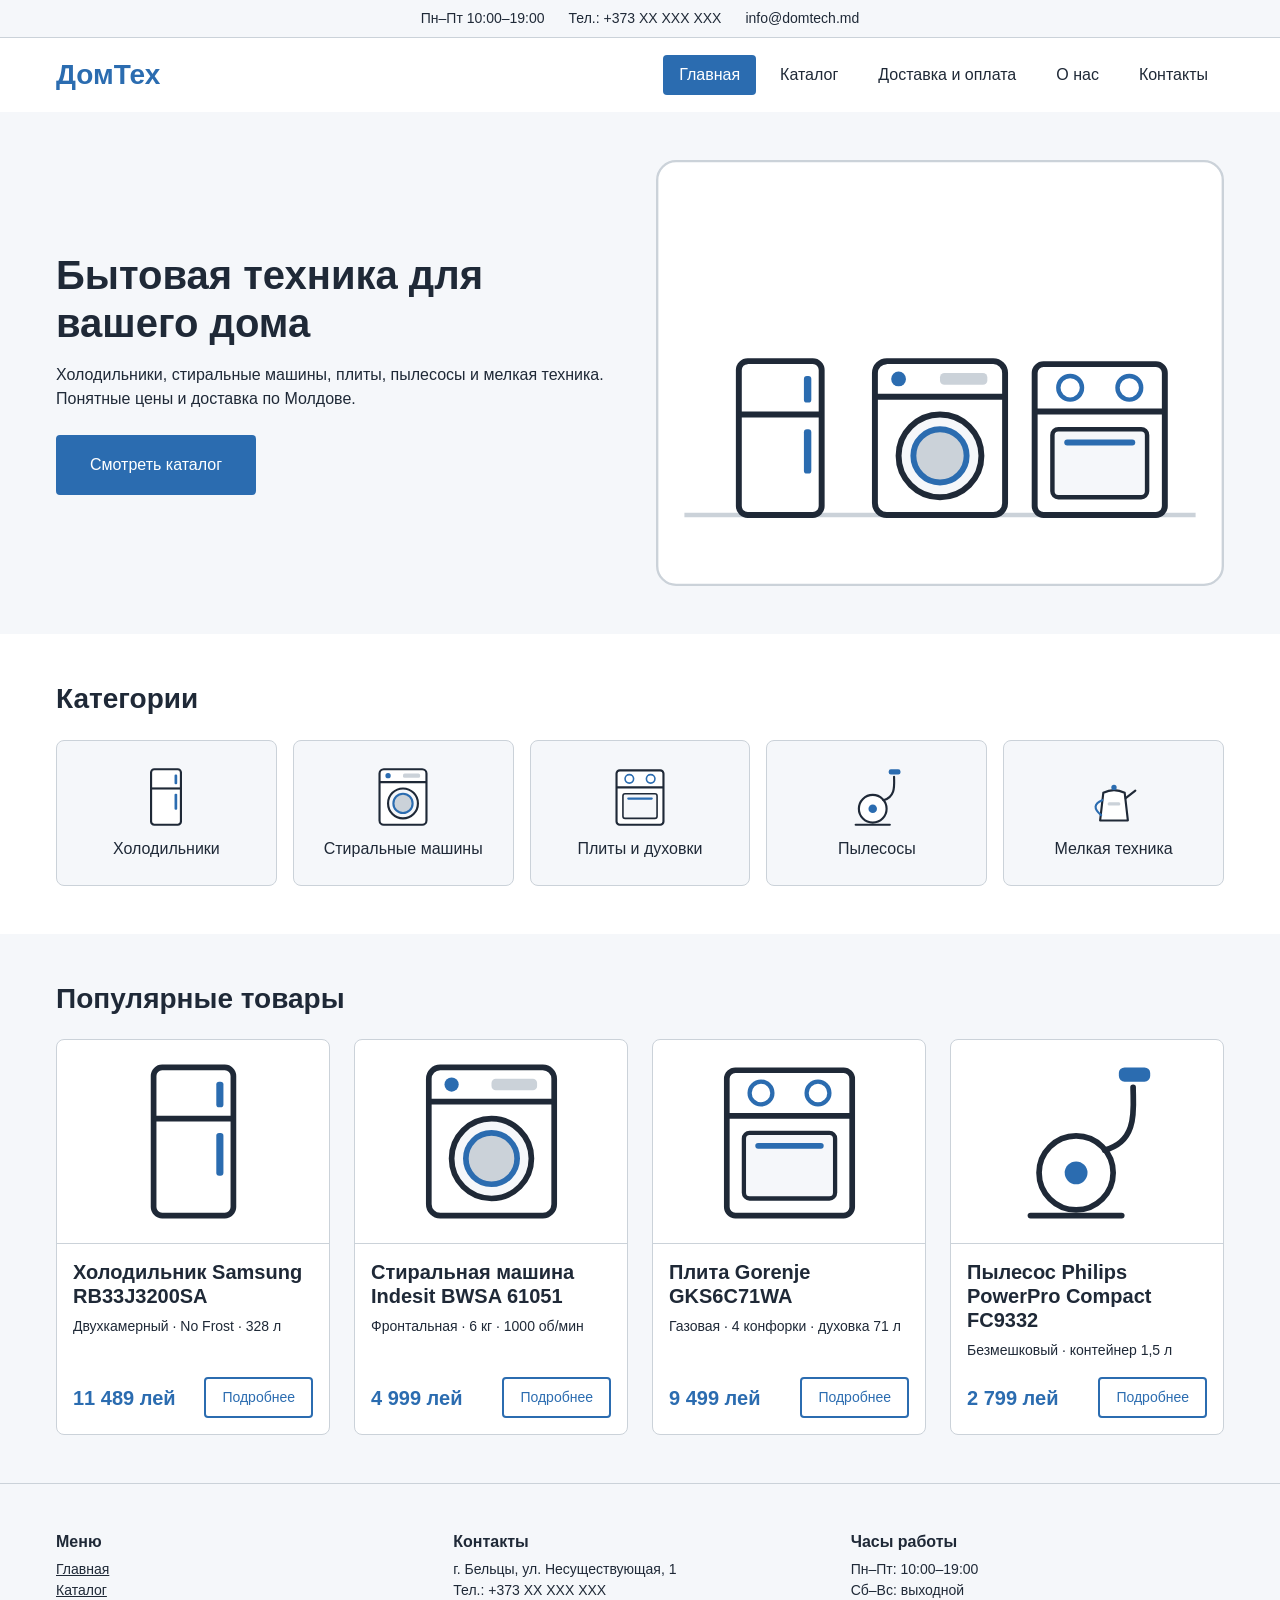
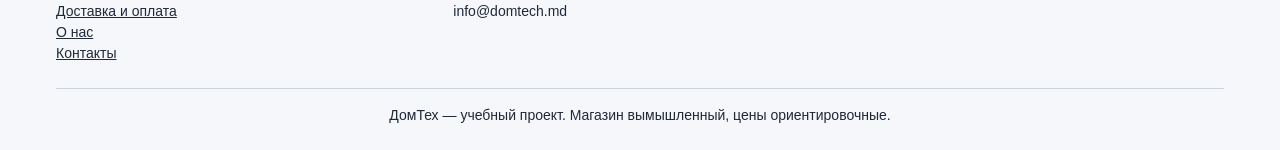
<file: site/index.html>
<!DOCTYPE html>
<html lang="ru">

<head>
    <meta charset="UTF-8">
    <meta name="viewport" content="width=device-width, initial-scale=1">
    <meta name="description"
        content="ДомТех — магазин бытовой техники: холодильники, стиральные машины, плиты, пылесосы и мелкая техника.">
    <title>ДомТех — бытовая техника для вашего дома</title>
    <link rel="stylesheet" href="style.css">
</head>

<body>

    <header class="header">
        <div class="topbar">
            <div class="container">
                <span>Пн–Пт 10:00–19:00</span>
                <span>Тел.: +373 XX XXX XXX</span>
                <span>info@domtech.md</span>
            </div>
        </div>
        <div class="container header-main">
            <a href="index.html" class="logo">ДомТех</a>

            <input type="checkbox" id="menu-toggle" class="menu-toggle">

            <label for="menu-toggle" class="menu-button" aria-label="Открыть или закрыть меню"></label>

            <nav class="menu">
                <a href="index.html" class="active">Главная</a>
                <a href="catalog.html">Каталог</a>
                <a href="delivery.html">Доставка и оплата</a>
                <a href="about.html">О нас</a>
                <a href="contacts.html">Контакты</a>
            </nav>
        </div>
    </header>
    
    <main>

        <section class="hero">
            <div class="container hero-inner">
                <div class="hero-text">
                    <h1>Бытовая техника для вашего дома</h1>
                    <p>Холодильники, стиральные машины, плиты, пылесосы и мелкая техника. Понятные цены и доставка
                        по Молдове.</p>
                    <a href="catalog.html" class="button">Смотреть каталог</a>
                </div>
                <img class="hero-img" src="img/hero.svg" alt="Холодильник, стиральная машина и плита">
            </div>
        </section>

        <section class="section">
            <div class="container">
                <h2>Категории</h2>
                <div class="categories">
                    <a href="catalog.html#fridges" class="category">
                        <img src="img/fridge.svg" alt="" loading="lazy">
                        <span>Холодильники</span>
                    </a>
                    <a href="catalog.html#washers" class="category">
                        <img src="img/washer.svg" alt="" loading="lazy">
                        <span>Стиральные машины</span>
                    </a>
                    <a href="catalog.html#cookers" class="category">
                        <img src="img/stove.svg" alt="" loading="lazy">
                        <span>Плиты и духовки</span>
                    </a>
                    <a href="catalog.html#vacuums" class="category">
                        <img src="img/vacuum.svg" alt="" loading="lazy">
                        <span>Пылесосы</span>
                    </a>
                    <a href="catalog.html#small" class="category">
                        <img src="img/small.svg" alt="" loading="lazy">
                        <span>Мелкая техника</span>
                    </a>
                </div>
            </div>
        </section>

        <section class="section section-light">
            <div class="container">
                <h2>Популярные товары</h2>
                <div class="products">

                    <article class="card">
                        <img class="card-img" src="img/fridge.svg" alt="Холодильник Samsung RB33J3200SA" loading="lazy">
                        <div class="card-body">
                            <h3 class="card-title">Холодильник Samsung RB33J3200SA</h3>
                            <p class="card-info">Двухкамерный · No Frost · 328 л</p>
                            <div class="card-bottom">
                                <span class="card-price">11&nbsp;489 лей</span>
                                <a href="catalog.html#fridges" class="button button-small">Подробнее</a>
                            </div>
                        </div>
                    </article>

                    <article class="card">
                        <img class="card-img" src="img/washer.svg" alt="Стиральная машина Indesit BWSA 61051"
                            loading="lazy">
                        <div class="card-body">
                            <h3 class="card-title">Стиральная машина Indesit BWSA 61051</h3>
                            <p class="card-info">Фронтальная · 6 кг · 1000 об/мин</p>
                            <div class="card-bottom">
                                <span class="card-price">4&nbsp;999 лей</span>
                                <a href="catalog.html#washers" class="button button-small">Подробнее</a>
                            </div>
                        </div>
                    </article>

                    <article class="card">
                        <img class="card-img" src="img/stove.svg" alt="Плита Gorenje GKS6C71WA" loading="lazy">
                        <div class="card-body">
                            <h3 class="card-title">Плита Gorenje GKS6C71WA</h3>
                            <p class="card-info">Газовая · 4 конфорки · духовка 71 л</p>
                            <div class="card-bottom">
                                <span class="card-price">9&nbsp;499 лей</span>
                                <a href="catalog.html#cookers" class="button button-small">Подробнее</a>
                            </div>
                        </div>
                    </article>

                    <article class="card">
                        <img class="card-img" src="img/vacuum.svg" alt="Пылесос Philips PowerPro Compact FC9332"
                            loading="lazy">
                        <div class="card-body">
                            <h3 class="card-title">Пылесос Philips PowerPro Compact FC9332</h3>
                            <p class="card-info">Безмешковый · контейнер 1,5 л</p>
                            <div class="card-bottom">
                                <span class="card-price">2&nbsp;799 лей</span>
                                <a href="catalog.html#vacuums" class="button button-small">Подробнее</a>
                            </div>
                        </div>
                    </article>

                </div>
            </div>
        </section>

    </main>

    <footer class="footer">
        <div class="container">
            <div class="footer-columns">
                <div>
                    <h3>Меню</h3>
                    <ul>
                        <li><a href="index.html">Главная</a></li>
                        <li><a href="catalog.html">Каталог</a></li>
                        <li><a href="delivery.html">Доставка и оплата</a></li>
                        <li><a href="about.html">О нас</a></li>
                        <li><a href="contacts.html">Контакты</a></li>
                    </ul>
                </div>
                <div>
                    <h3>Контакты</h3>
                    <p>г. Бельцы, ул. Несуществующая, 1</p>
                    <p>Тел.: +373 XX XXX XXX</p>
                    <p>info@domtech.md</p>
                </div>
                <div>
                    <h3>Часы работы</h3>
                    <p>Пн–Пт: 10:00–19:00</p>
                    <p>Сб–Вс: выходной</p>
                </div>
            </div>
            <p class="copyright">ДомТех — учебный проект. Магазин вымышленный, цены ориентировочные.</p>
        </div>
    </footer>

</body>

</html>
</file>
<file: site/style.css>
* {
    box-sizing: border-box;
    margin: 0;
    padding: 0;
}

body {
    font-family: Arial, sans-serif;
    font-size: 16px;
    line-height: 1.5;
    color: #1f2937;
    background: white;
}

img {
    display: block;
    max-width: 100%;
}

a {
    color: #2b6cb0;
}

a:focus {
    outline: 3px dashed #1f2937;
    outline-offset: 2px;
}

h1, h2, h3 {
    line-height: 1.2;
}

h2 {
    font-size: 28px;
}

h3 {
    font-size: 20px;
}

.container {
    width: 100%;
    max-width: 1200px;
    margin: 0 auto;
    padding: 0 16px;
}

.topbar {
    background: #f5f7fa;
    border-bottom: 1px solid #cbd2d9;
    font-size: 14px;
}

.topbar .container {
    display: flex;
    flex-wrap: wrap;
    justify-content: center;
    gap: 24px;
    padding-top: 8px;
    padding-bottom: 8px;
}

.header {
    position: sticky;
    top: 0;
    z-index: 10;
    background: white;
}

.header-main {
    display: flex;
    flex-wrap: wrap;
    justify-content: space-between;
    align-items: center;
    gap: 16px;
    padding-top: 16px;
    padding-bottom: 16px;
}

.logo {
    font-size: 28px;
    font-weight: bold;
    text-decoration: none;
}

.menu {
    display: flex;
    flex-wrap: wrap;
    justify-content: flex-end;
    gap: 8px;
}

.menu a {
    padding: 8px 16px;
    color: #1f2937;
    text-decoration: none;
    border-radius: 4px;
}

.menu a:hover,
.menu a.active {
    background: #2b6cb0;
    color: white;
}

.menu a:active {
    background: #1f2937;
}

.menu-toggle {
    display: none;
}

.menu-button {
    display: none;
    cursor: pointer;
    border: 1px solid #cbd2d9;
    padding: 5px 12px;
    font-size: 22px;
}

.menu-button::before {
    content: "☰";
}

.button {
    display: inline-block;
    padding: 16px 32px;
    background: #2b6cb0;
    border: 2px solid #2b6cb0;
    border-radius: 4px;
    color: white;
    text-decoration: none;
    text-align: center;
}

.button:hover {
    background: #1f2937;
    border-color: #1f2937;
}

.button:active {
    transform: translateY(2px);
}

.button-small {
    padding: 8px 16px;
    background: white;
    color: #2b6cb0;
    font-size: 14px;
}

.button-small:hover {
    background: #2b6cb0;
    border-color: #2b6cb0;
    color: white;
}

.hero {
    padding: 48px 0;
    background: #f5f7fa;
}

.hero-inner {
    display: flex;
    flex-wrap: wrap;
    align-items: center;
    gap: 32px;
}

.hero-text,
.hero-img {
    flex: 1 1 380px;
    min-width: 0;
}

.hero h1 {
    margin-bottom: 16px;
    font-size: 40px;
}

.hero p {
    margin-bottom: 24px;
}

.hero-img {
    width: 100%;
}

.section {
    padding: 48px 0;
}

.section-light {
    background: #f5f7fa;
}

.section h2 {
    margin-bottom: 24px;
}

.categories {
    display: grid;
    grid-template-columns: repeat(5, 1fr);
    gap: 16px;
}

.category {
    display: flex;
    flex-direction: column;
    align-items: center;
    gap: 8px;
    padding: 24px 8px;
    background: #f5f7fa;
    border: 1px solid #cbd2d9;
    border-radius: 8px;
    color: #1f2937;
    text-align: center;
    text-decoration: none;
}

.category img {
    width: 64px;
    height: 64px;
}

.category:hover {
    border-color: #2b6cb0;
    color: #2b6cb0;
}

.category:active {
    background: white;
}

.products {
    display: grid;
    grid-template-columns: repeat(4, 1fr);
    gap: 24px;
}

.card {
    display: flex;
    flex-direction: column;
    overflow: hidden;
    background: white;
    border: 1px solid #cbd2d9;
    border-radius: 8px;
}

.card-img {
    width: 100%;
    aspect-ratio: 4 / 3;
    padding: 16px;
    object-fit: contain;
    border-bottom: 1px solid #cbd2d9;
}

.card-body {
    display: flex;
    flex-direction: column;
    flex: 1;
    gap: 8px;
    padding: 16px;
}

.card-info {
    font-size: 14px;
}

.card-bottom {
    display: flex;
    flex-wrap: wrap;
    justify-content: space-between;
    align-items: center;
    gap: 8px;
    margin-top: auto;
    padding-top: 8px;
}

.card-price {
    font-size: 20px;
    font-weight: bold;
    color: #2b6cb0;
}

.footer {
    padding: 48px 0 24px;
    background: #f5f7fa;
    border-top: 1px solid #cbd2d9;
    font-size: 14px;
}

.footer-columns {
    display: grid;
    grid-template-columns: repeat(3, 1fr);
    gap: 24px;
}

.footer h3 {
    margin-bottom: 8px;
    font-size: 16px;
}

.footer ul {
    list-style: none;
}

.footer a {
    color: #1f2937;
}

.copyright {
    margin-top: 24px;
    padding-top: 16px;
    border-top: 1px solid #cbd2d9;
    text-align: center;
}

@media (max-width: 767px) {
    .topbar {
        display: none;
    }

    .header-main {
        position: relative;
    }

    .menu-toggle {
        display: block;
        position: absolute;
        opacity: 0;
        width: 1px;
        height: 1px;
    }

    .menu-button {
        display: block;
    }

    .menu {
        display: none;
        position: absolute;
        top: 100%;
        left: 0;
        right: 0;
        background: white;
        flex-direction: column;
        gap: 0;
        box-shadow: 0 4px 8px #0002;
    }

    .menu a {
        padding: 12px 16px;
        border-bottom: 1px solid #cbd2d9;
        border-radius: 0;
    }

    .menu-toggle:checked ~ .menu {
        display: flex;
    }

    .menu-toggle:checked + .menu-button::before {
        content: "×";
    }

    .menu-toggle:focus-visible + .menu-button {
        outline: 2px solid #2b6cb0;
    }

    .hero {
        padding: 32px 0;
    }

    .hero h1 {
        font-size: 28px;
    }

    .categories {
        grid-template-columns: repeat(2, 1fr);
    }

    .category:last-child {
        grid-column: 1 / -1;
    }

    .products {
        grid-template-columns: 1fr;
    }

    .footer-columns {
        grid-template-columns: 1fr;
    }
}
</file>
